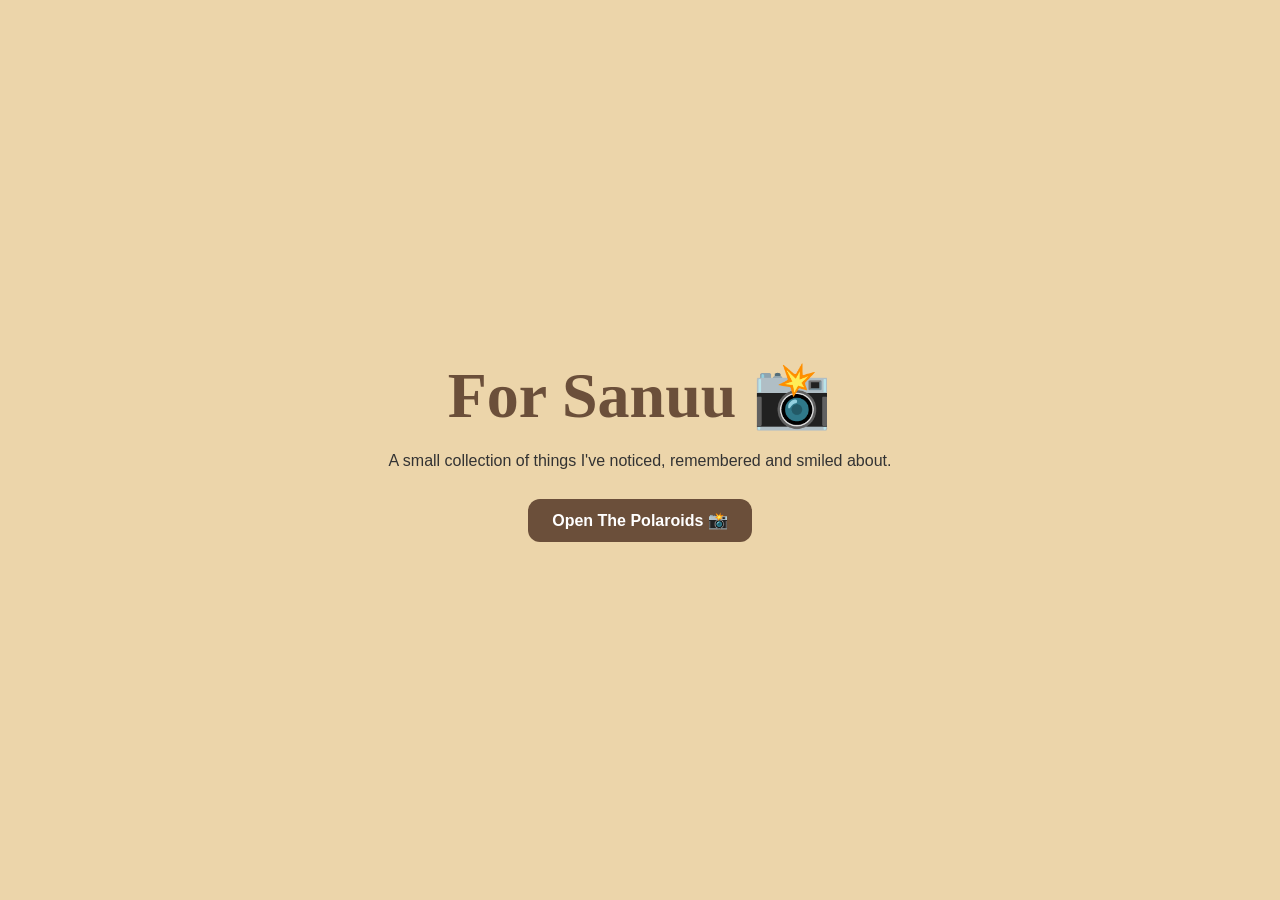
<file: polaroid-wall/index.html>
<!DOCTYPE html>
<html lang="en">
<head>
  <meta charset="UTF-8">
  <meta name="viewport" content="width=device-width, initial-scale=1.0">
  <title>For SANIKA 📸</title>
  <meta name="description" content="A small collection of things I've noticed, remembered, and smiled about.">
  <link rel="stylesheet" href="style.css">
</head>
<body>
  <main id="landing">
    <h1 id="typewriter"></h1>
    <p>A small collection of things I've noticed, remembered and smiled about.</p>
    <a href="polaroids.html" class="btn">Open The Polaroids 📸</a>
  </main>
  <script src="script.js"></script>
</body>
</html>
</file>
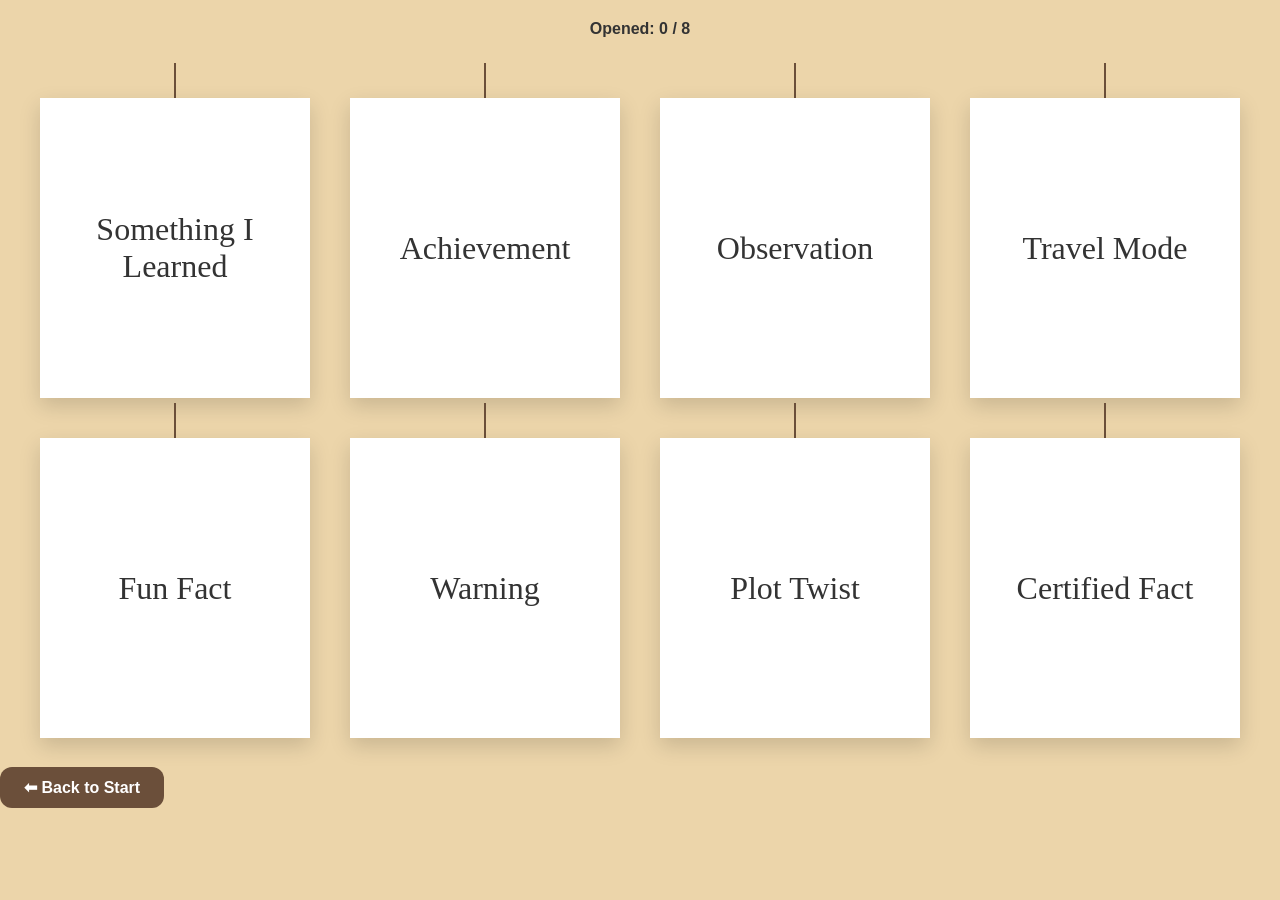
<file: polaroid-wall/polaroids.html>
<!DOCTYPE html>
<html lang="en">
<head>
  <meta charset="UTF-8">
  <meta name="viewport" content="width=device-width, initial-scale=1.0">
  <title>Polaroid Wall 📸</title>
  <link rel="stylesheet" href="style.css">
</head>
<body>
  <main id="wall">
    <div class="top-bar">
      <span id="counter">Opened: 0 / 8</span>
    </div>
    <div class="polaroid-grid"></div>
    <div id="secretCard" class="secret-hidden">
      <div class="secret-polaroid">
        <h2>📸 One Last Thing</h2>
        <p>
          This wall is proof that I pay attention more than I admit.<br><br>
          And you are ONE OF MY FAVOURITE PEOPLE
        </p>
      </div>
    </div>
    <a href="index.html" class="btn">⬅ Back to Start</a>
  </main>
  <script src="script.js"></script>
</body>
</html>
</file>
<file: polaroid-wall/style.css>
/* Reset */
* { margin: 0; padding: 0; box-sizing: border-box; }

/* Base */
body {
  font-family: 'Poppins', sans-serif;
  background: #ecd5aa;
  color: #333;
  min-height: 100vh;
}

/* Landing */
#landing {
  height: 100vh;
  display: flex;
  flex-direction: column;
  justify-content: center;
  align-items: center;
  text-align: center;
  padding: 20px;
}

#typewriter {
  font-family: 'Caveat', cursive;
  font-size: 4rem;
  color: #6B4F3A;
  margin-bottom: 15px;
}

#landing p { max-width: 550px; line-height: 1.6; }

/* Buttons */
.btn, button {
  padding: 12px 24px;
  border: none;
  border-radius: 12px;
  cursor: pointer;
  font-weight: 600;
  margin-top: 25px;
  background: #6B4F3A;
  color: #fff;
  text-decoration: none;
  transition: background 0.3s ease;
}
.btn:hover, button:hover { background: #8C6B52; }

/* Top Bar */
.top-bar { padding: 20px; text-align: center; font-weight: 600; }

/* Grid */
.polaroid-grid {
  display: grid;
  grid-template-columns: repeat(auto-fit, minmax(220px, 1fr));
  gap: 40px;
  padding: 40px;
}

/* Polaroids */
.polaroid {
  position: relative;
  height: 300px;
  perspective: 1000px;
  animation: floatIn 0.8s ease forwards;
}
.polaroid::before {
  content: "";
  position: absolute;
  width: 2px;
  height: 35px;
  background: #6B4F3A;
  top: -35px;
  left: 50%;
  transform: translateX(-50%);
}
.polaroid-inner {
  position: relative;
  width: 100%;
  height: 100%;
  transform-style: preserve-3d;
  transition: transform 0.8s;
  cursor: pointer;
}
.polaroid.flipped .polaroid-inner { transform: rotateY(180deg); }

.front, .back {
  position: absolute;
  width: 100%;
  height: 100%;
  backface-visibility: hidden;
  background: #fff;
  border: 10px solid #fff;
  box-shadow: 0 8px 20px rgba(0,0,0,0.15);
  display: flex;
  align-items: center;
  justify-content: center;
  text-align: center;
  padding: 20px;
}
.front { font-family: 'Caveat', cursive; font-size: 2rem; }
.back { transform: rotateY(180deg); line-height: 1.6; }

/* Secret Card */
.secret-hidden { display: none; }
.secret-show {
  display: flex;
  justify-content: center;
  padding: 50px;
}
.secret-polaroid {
  background: #fff;
  padding: 40px;
  max-width: 550px;
  text-align: center;
  border-radius: 20px;
  box-shadow: 0 10px 30px rgba(0,0,0,0.15);
}
.secret-polaroid h2 {
  font-family: 'Caveat', cursive;
  font-size: 3rem;
  margin-bottom: 15px;
  color: #6B4F3A;
}

/* Animation */
@keyframes floatIn {
  from { opacity: 0; transform: translateY(30px); }
  to { opacity: 1; transform: translateY(0); }
}
</file>
